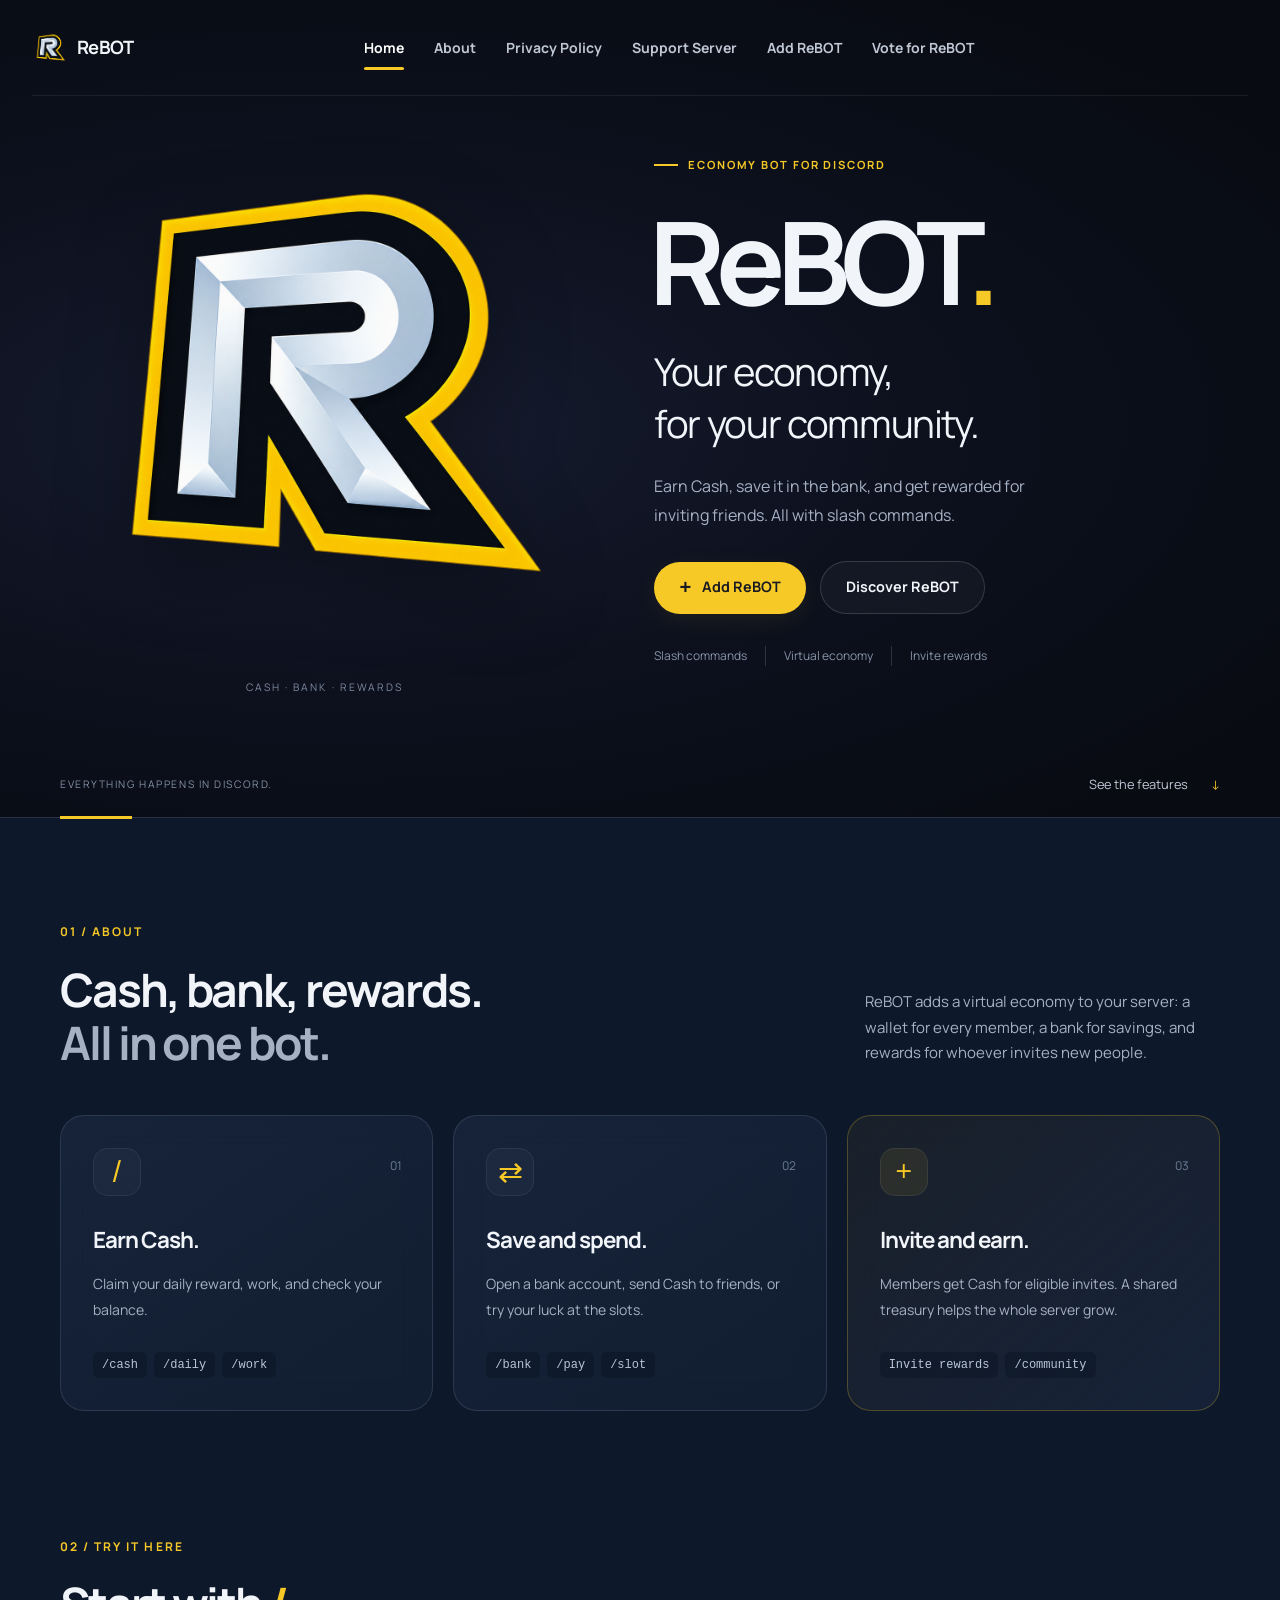
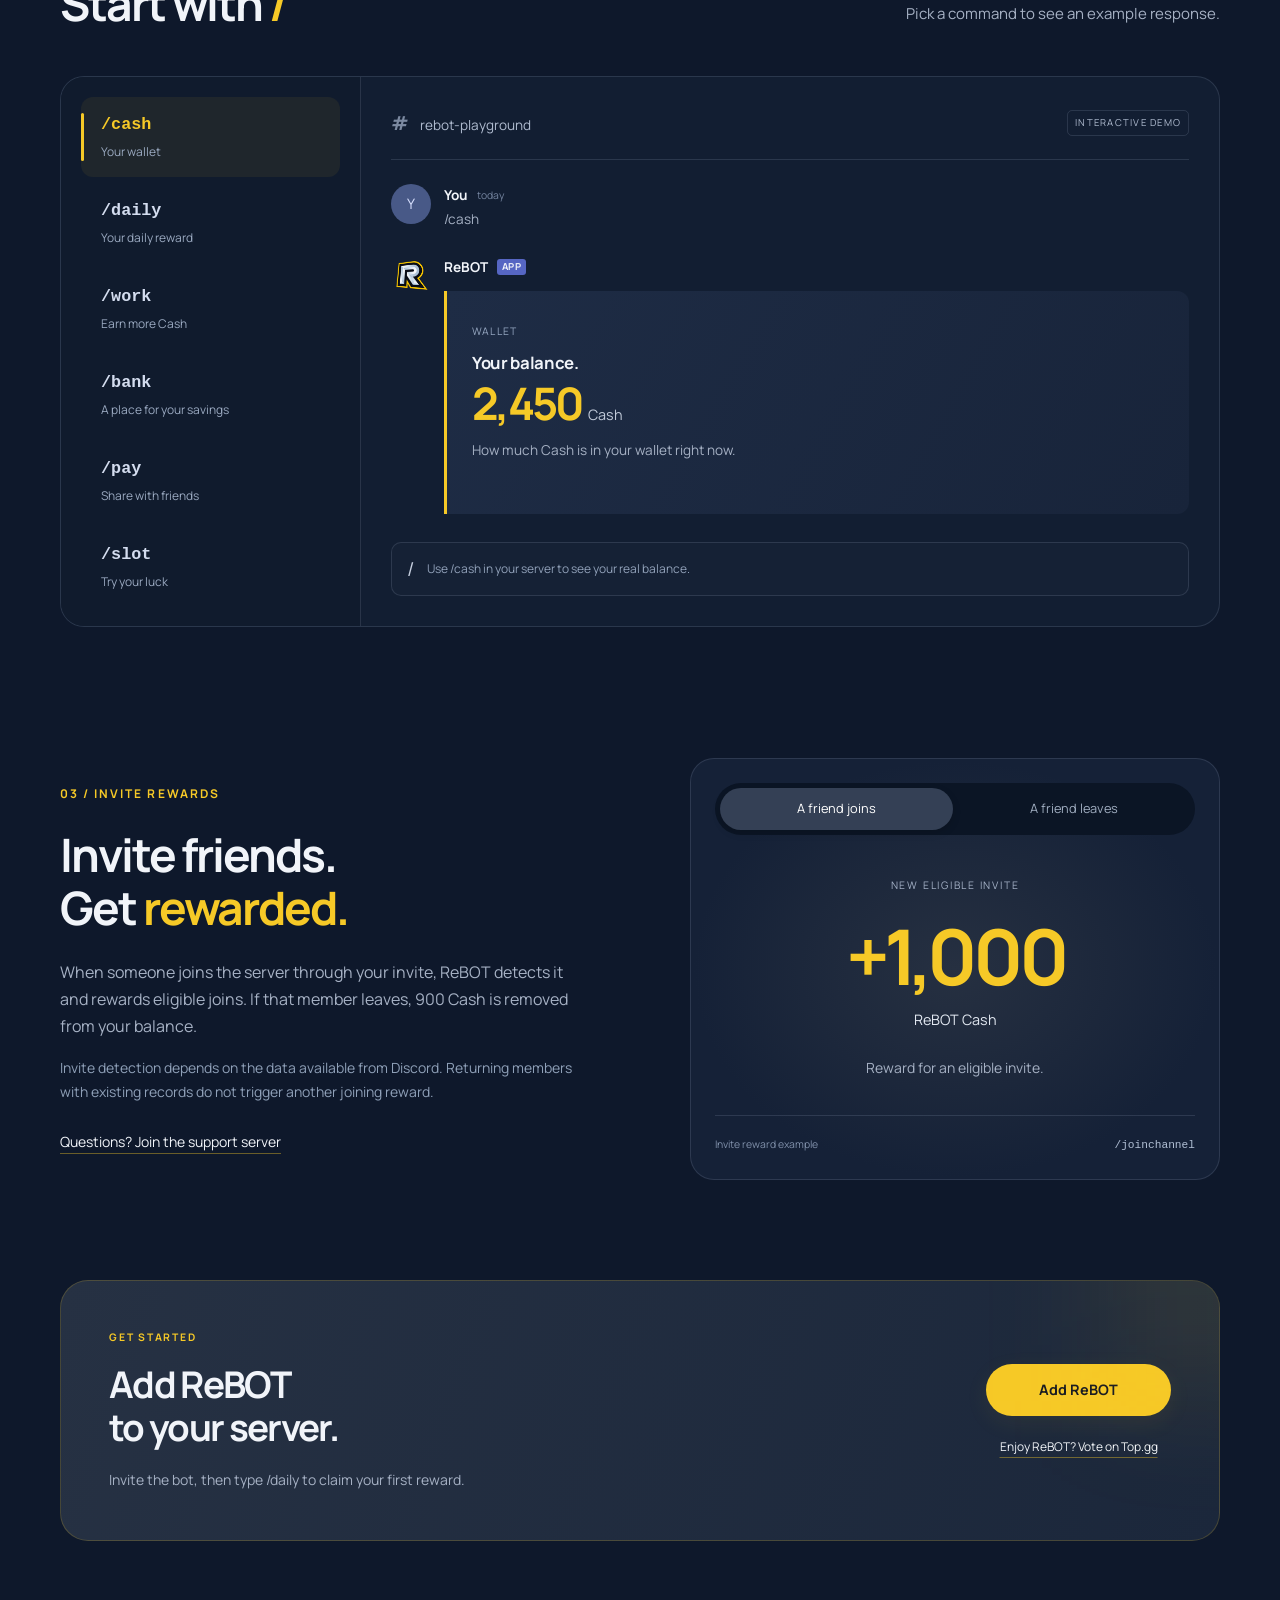
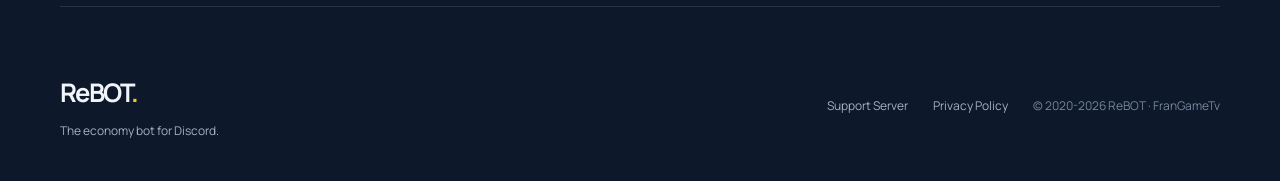
<file: index.html>
<!doctype html>
<html lang="en">
<head>
  <meta charset="utf-8"><meta name="viewport" content="width=device-width, initial-scale=1">
  <title>ReBOT - Your economy, for your community.</title>
  <meta name="description" content="Earn ReBOT Cash, invite friends, and grow your community. The Discord bot with a virtual economy, banking, daily rewards, and invite rewards.">
  <meta name="theme-color" content="#f6c927">
  <link rel="canonical" href="https://frangametv.github.io/ReBOT-Web/">
  <meta property="og:type" content="website"><meta property="og:locale" content="en_US"><meta property="og:site_name" content="ReBOT">
  <meta property="og:title" content="ReBOT - Your economy, for your community.">
  <meta property="og:description" content="Cash, banking, daily rewards, and invite rewards for your Discord server.">
  <meta property="og:url" content="https://frangametv.github.io/ReBOT-Web/">
  <meta property="og:image" content="https://frangametv.github.io/ReBOT-Web/assets/rebot-logo.png"><meta property="og:image:width" content="1254"><meta property="og:image:height" content="1254"><meta property="og:image:alt" content="Silver and yellow ReBOT logo">
  <meta name="twitter:card" content="summary_large_image"><meta name="twitter:title" content="ReBOT - Economy bot for Discord"><meta name="twitter:description" content="Cash, banking, rewards, and invites. All on Discord."><meta name="twitter:image" content="https://frangametv.github.io/ReBOT-Web/assets/rebot-logo.png">
  <link rel="icon" href="assets/rebot-logo.png" type="image/png">
  <link rel="preload" href="assets/manrope-regular.ttf" as="font" type="font/ttf" crossorigin>
  <link rel="stylesheet" href="styles.css"><script src="config.js" defer></script><script src="app.js" defer></script>
</head>
<body>
  <a class="skip-link" href="#main">Skip to content</a>
  <header class="site-header"><div class="nav-shell">
    <a class="brand" href="./" aria-label="ReBOT, homepage"><img src="assets/rebot-logo.png" alt="" width="36" height="36"><span>ReBOT</span></a>
    <button class="menu-toggle" aria-controls="navigation" aria-expanded="false" aria-label="Open menu"><span></span><span></span></button>
    <nav id="navigation" aria-label="Main navigation">
      <a class="active" href="./" aria-current="page">Home</a><a href="#about">About</a><a href="privacy.html">Privacy Policy</a><a href="https://discord.gg/d7ZrMRU" data-link="support" target="_blank" rel="noopener noreferrer">Support Server</a><a href="https://discord.com/oauth2/authorize?client_id=566619930540113920&amp;permissions=19489&amp;scope=bot%20applications.commands" data-link="invite" target="_blank" rel="noopener noreferrer">Add ReBOT</a><a href="https://top.gg/bot/566619930540113920/vote" data-link="vote" target="_blank" rel="noopener noreferrer">Vote for ReBOT</a>
    </nav>
  </div></header>
  <main id="main">
    <section class="hero" aria-labelledby="hero-title"><div class="hero-inner container">
      <div class="logo-stage"><div class="logo-tilt"><img class="hero-logo" src="assets/rebot-logo.png" alt="Three-dimensional ReBOT logo: a silver R with a yellow outline" width="600" height="600" fetchpriority="high"></div><span class="logo-caption">CASH · BANK · REWARDS</span></div>
      <div class="hero-copy"><p class="eyebrow"><span class="tiny-line"></span> ECONOMY BOT FOR DISCORD</p><h1 id="hero-title">ReBOT<span class="title-dot">.</span></h1><p class="hero-subtitle">Your economy,<br>for your community.</p><p class="hero-description">Earn Cash, save it in the bank, and get rewarded for inviting friends. All with slash commands.</p><div class="button-row"><a class="button primary" data-link="invite" href="https://discord.com/oauth2/authorize?client_id=566619930540113920&amp;permissions=19489&amp;scope=bot%20applications.commands" target="_blank" rel="noopener noreferrer"><span class="button-symbol" aria-hidden="true">+</span> Add ReBOT</a><a class="button secondary" href="#about">Discover ReBOT</a></div><div class="hero-tags"><span>Slash commands</span><span>Virtual economy</span><span>Invite rewards</span></div></div>
    </div><div class="hero-bottom container"><span>EVERYTHING HAPPENS IN DISCORD.</span><a href="#about">See the features <span aria-hidden="true">↓</span></a></div></section>
    <div class="section-rule" aria-hidden="true"><span></span></div>
    <section id="about" class="section container"><div class="section-heading reveal"><div><p class="eyebrow">01 / ABOUT</p><h2>Cash, bank, rewards.<br><span class="muted">All in one bot.</span></h2></div><p>ReBOT adds a virtual economy to your server: a wallet for every member, a bank for savings, and rewards for whoever invites new people.</p></div>
      <div class="feature-grid">
        <article class="feature-card reveal"><span class="feature-icon" aria-hidden="true">/</span><span class="card-number">01</span><h3>Earn Cash.</h3><p>Claim your daily reward, work, and check your balance.</p><div class="code-chips"><code>/cash</code><code>/daily</code><code>/work</code></div></article>
        <article class="feature-card reveal"><span class="feature-icon" aria-hidden="true">⇄</span><span class="card-number">02</span><h3>Save and spend.</h3><p>Open a bank account, send Cash to friends, or try your luck at the slots.</p><div class="code-chips"><code>/bank</code><code>/pay</code><code>/slot</code></div></article>
        <article class="feature-card feature-highlight reveal"><span class="feature-icon" aria-hidden="true">+</span><span class="card-number">03</span><h3>Invite and earn.</h3><p>Members get Cash for eligible invites. A shared treasury helps the whole server grow.</p><div class="code-chips"><code>Invite rewards</code><code>/community</code></div></article>
      </div>
    </section>
    <section id="commands" class="section command-section container"><div class="section-heading reveal"><div><p class="eyebrow">02 / TRY IT HERE</p><h2>Start with <span class="yellow">/</span></h2></div><p>Pick a command to see an example response.</p></div>
      <div class="command-playground reveal"><div class="command-picker" role="tablist" aria-label="Explore commands" aria-orientation="vertical">
        <button id="tab-cash" class="command-tab" role="tab" aria-selected="true" aria-controls="command-panel" data-command="cash"><code>/cash</code><span>Your wallet</span></button>
        <button id="tab-daily" class="command-tab" role="tab" aria-selected="false" aria-controls="command-panel" data-command="daily" tabindex="-1"><code>/daily</code><span>Your daily reward</span></button>
        <button id="tab-work" class="command-tab" role="tab" aria-selected="false" aria-controls="command-panel" data-command="work" tabindex="-1"><code>/work</code><span>Earn more Cash</span></button>
        <button id="tab-bank" class="command-tab" role="tab" aria-selected="false" aria-controls="command-panel" data-command="bank" tabindex="-1"><code>/bank</code><span>A place for your savings</span></button>
        <button id="tab-pay" class="command-tab" role="tab" aria-selected="false" aria-controls="command-panel" data-command="pay" tabindex="-1"><code>/pay</code><span>Share with friends</span></button>
        <button id="tab-slot" class="command-tab" role="tab" aria-selected="false" aria-controls="command-panel" data-command="slot" tabindex="-1"><code>/slot</code><span>Try your luck</span></button>
      </div><div id="command-panel" class="discord-demo" role="tabpanel" aria-labelledby="tab-cash" tabindex="0"><div class="demo-top"><span><b>#</b> rebot-playground</span><span class="demo-label">INTERACTIVE DEMO</span></div><div class="demo-message"><span class="demo-avatar">Y</span><div><span class="demo-name">You <small>today</small></span><p id="demo-input">/cash</p></div></div><div class="demo-message bot-message"><img src="assets/rebot-logo.png" alt="" width="40" height="40"><div class="demo-response"><span class="demo-name">ReBOT <span class="app-badge">APP</span></span><div class="response-embed" aria-live="polite"><span id="demo-kicker">WALLET</span><h3 id="demo-title">Your balance.</h3><div id="demo-value" class="demo-value">2,450 <span>Cash</span></div><p id="demo-description">How much Cash is in your wallet right now.</p></div></div></div><div class="demo-bottom"><span class="slash-mark">/</span><span id="demo-hint">Use /cash in your server to see your real balance.</span></div></div></div>
    </section>
    <section class="section container invite-section"><div class="invite-copy reveal"><p class="eyebrow">03 / INVITE REWARDS</p><h2>Invite friends.<br>Get <span class="yellow">rewarded.</span></h2><p>When someone joins the server through your invite, ReBOT detects it and rewards eligible joins. If that member leaves, 900 Cash is removed from your balance.</p><p class="small-text">Invite detection depends on the data available from Discord. Returning members with existing records do not trigger another joining reward.</p><a class="text-link" href="https://discord.gg/d7ZrMRU" data-link="support" target="_blank" rel="noopener noreferrer">Questions? Join the support server</a></div><div class="invite-demo reveal"><div class="segmented" role="group" aria-label="Invite simulation"><button aria-pressed="true" data-event="join">A friend joins</button><button aria-pressed="false" data-event="leave">A friend leaves</button></div><div class="reward-display" aria-live="polite"><span class="reward-caption" id="reward-caption">NEW ELIGIBLE INVITE</span><strong id="reward-number">+1,000</strong><span class="reward-currency">ReBOT Cash</span><p id="reward-detail">Reward for an eligible invite.</p></div><div class="invite-footnote"><span>Invite reward example</span><code id="reward-command">/joinchannel</code></div></div></section>
    <section class="container closing-section reveal"><div><p class="eyebrow">GET STARTED</p><h2>Add ReBOT<br>to your server.</h2><p>Invite the bot, then type /daily to claim your first reward.</p></div><div class="closing-actions"><a class="button primary" data-link="invite" href="https://discord.com/oauth2/authorize?client_id=566619930540113920&amp;permissions=19489&amp;scope=bot%20applications.commands" target="_blank" rel="noopener noreferrer">Add ReBOT</a><a class="text-link" data-link="vote" href="https://top.gg/bot/566619930540113920/vote" target="_blank" rel="noopener noreferrer">Enjoy ReBOT? Vote on Top.gg</a></div></section>
  </main>
  <footer class="site-footer container"><div><a class="footer-brand" href="./">ReBOT<span>.</span></a><p>The economy bot for Discord.</p></div><div class="footer-links"><a href="https://discord.gg/d7ZrMRU" data-link="support" target="_blank" rel="noopener noreferrer">Support Server</a><a href="privacy.html">Privacy Policy</a><span>© 2020-<span data-year>2026</span> ReBOT · FranGameTv</span></div></footer>
</body>
</html>
</file>
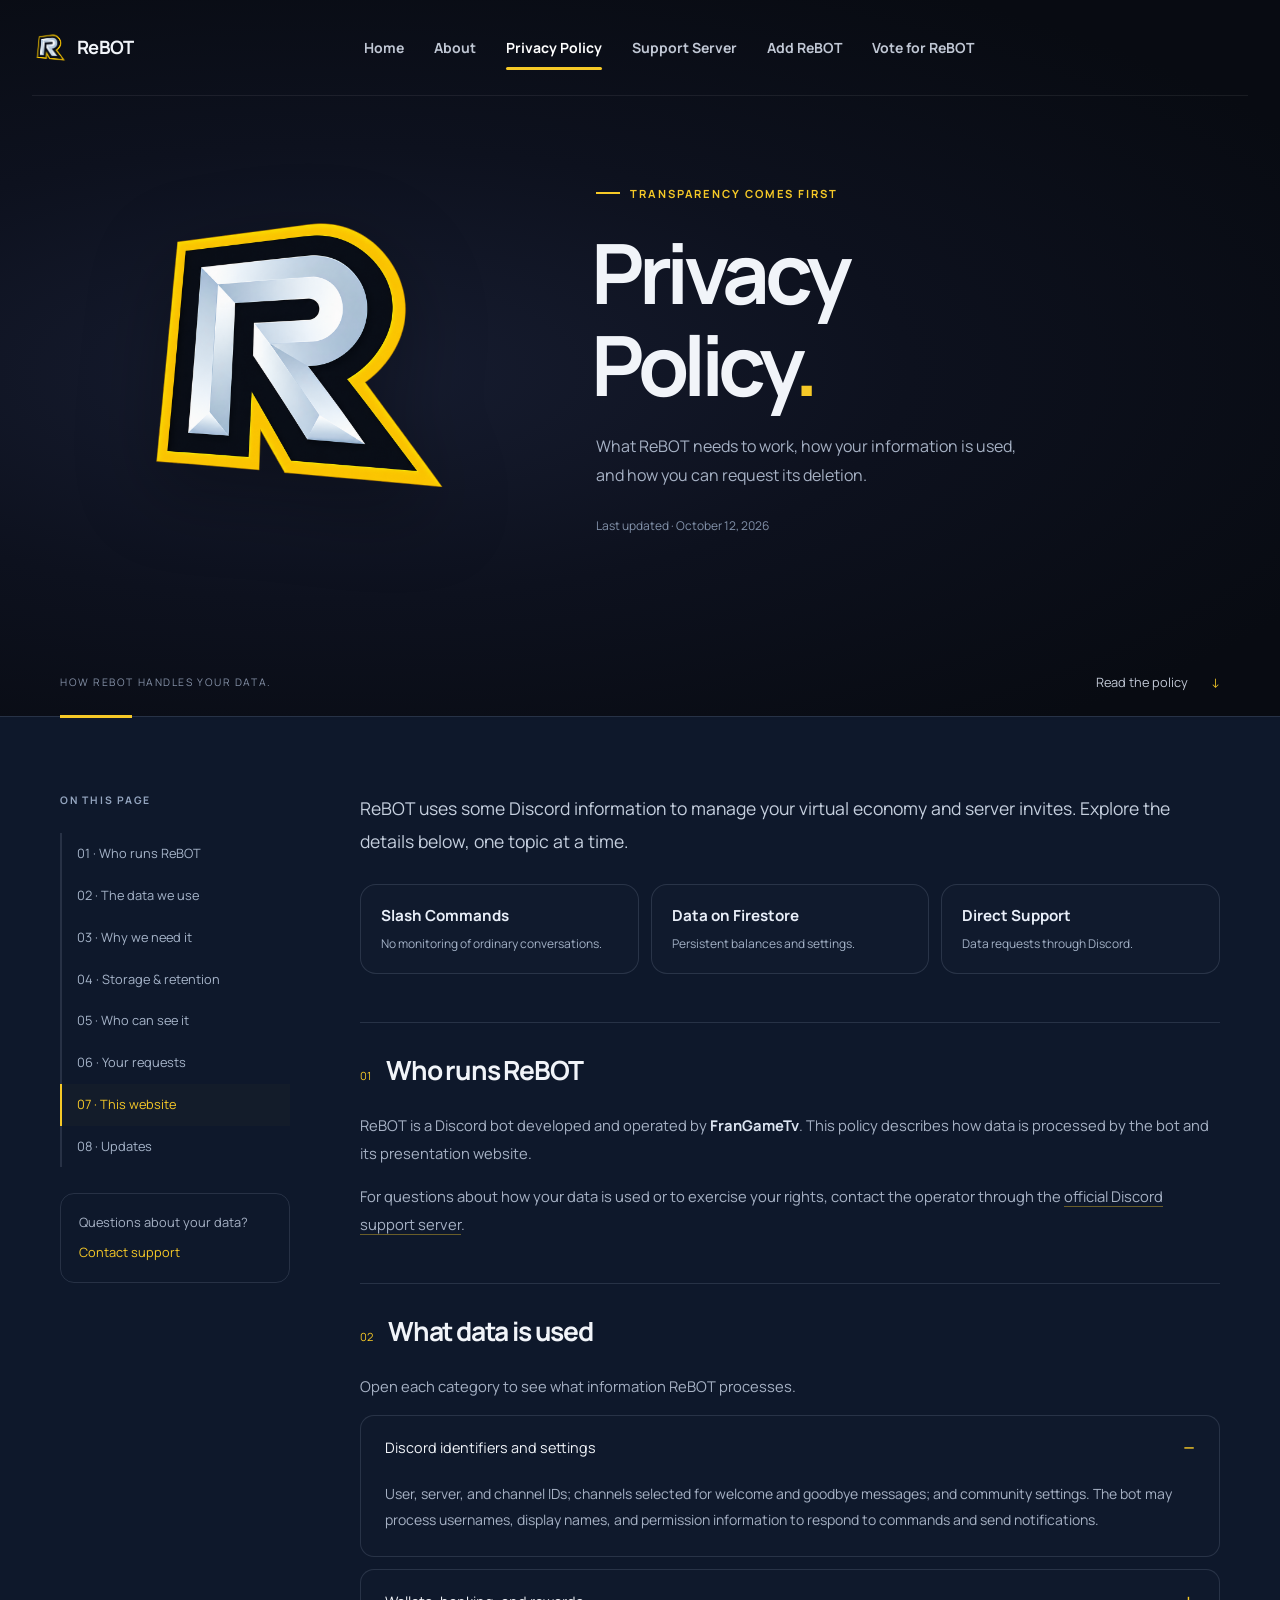
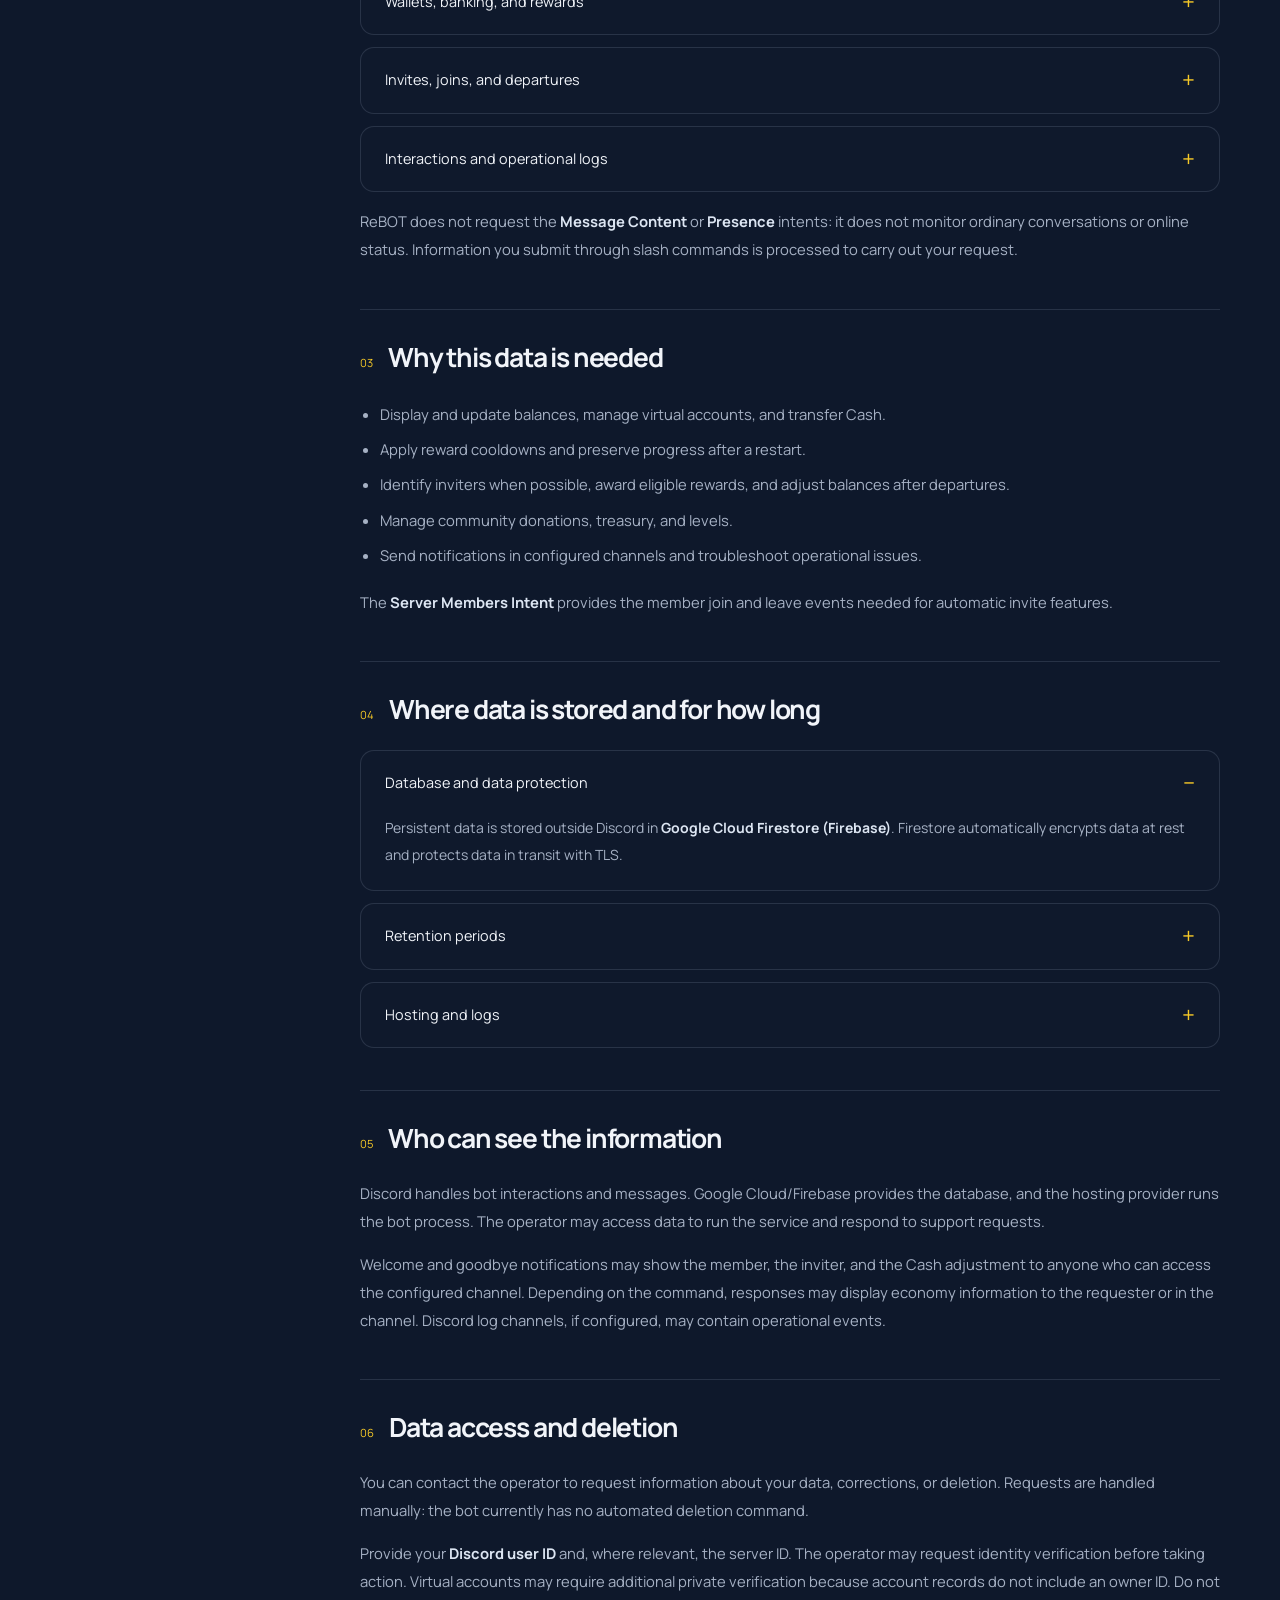
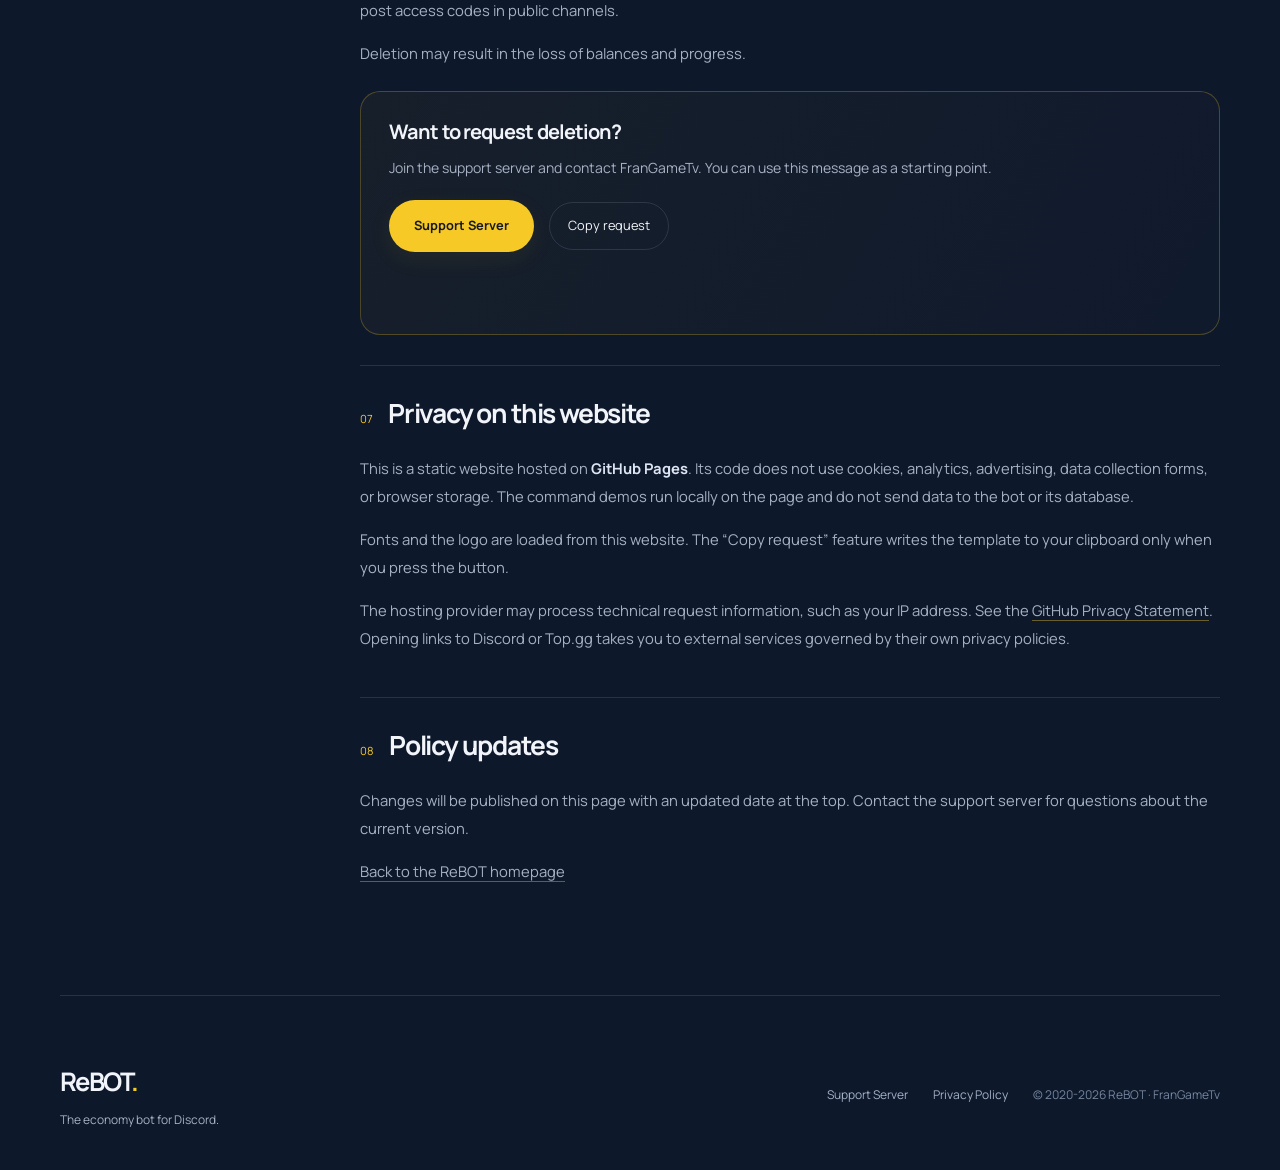
<file: privacy.html>
<!doctype html>
<html lang="en">
<head>
  <meta charset="utf-8"><meta name="viewport" content="width=device-width, initial-scale=1">
  <title>Privacy Policy - ReBOT</title>
  <meta name="description" content="What data ReBOT uses, why it stores it, and how to request deletion. The privacy policy for the bot and its website.">
  <meta name="theme-color" content="#f6c927"><link rel="canonical" href="https://frangametv.github.io/ReBOT-Web/privacy.html">
  <meta property="og:type" content="website"><meta property="og:locale" content="en_US"><meta property="og:site_name" content="ReBOT"><meta property="og:title" content="Privacy Policy - ReBOT"><meta property="og:description" content="Your data, clearly explained. Learn how ReBOT uses it and how to request deletion."><meta property="og:url" content="https://frangametv.github.io/ReBOT-Web/privacy.html"><meta property="og:image" content="https://frangametv.github.io/ReBOT-Web/assets/rebot-logo.png"><meta property="og:image:width" content="1254"><meta property="og:image:height" content="1254"><meta property="og:image:alt" content="ReBOT logo">
  <meta name="twitter:card" content="summary_large_image"><meta name="twitter:title" content="Privacy Policy - ReBOT"><meta name="twitter:description" content="Data, purposes, retention, and deletion requests."><meta name="twitter:image" content="https://frangametv.github.io/ReBOT-Web/assets/rebot-logo.png">
  <link rel="icon" href="assets/rebot-logo.png" type="image/png"><link rel="stylesheet" href="styles.css"><script src="config.js" defer></script><script src="app.js" defer></script>
</head>
<body>
  <a class="skip-link" href="#main">Skip to content</a>
  <header class="site-header"><div class="nav-shell"><a class="brand" href="./" aria-label="ReBOT, homepage"><img src="assets/rebot-logo.png" alt="" width="36" height="36"><span>ReBOT</span></a><button class="menu-toggle" aria-controls="navigation" aria-expanded="false" aria-label="Open menu"><span></span><span></span></button><nav id="navigation" aria-label="Main navigation"><a href="./">Home</a><a href="./#about">About</a><a class="active" href="privacy.html" aria-current="page">Privacy Policy</a><a href="https://discord.gg/d7ZrMRU" data-link="support" target="_blank" rel="noopener noreferrer">Support Server</a><a href="https://discord.com/oauth2/authorize?client_id=566619930540113920&amp;permissions=19489&amp;scope=bot%20applications.commands" data-link="invite" target="_blank" rel="noopener noreferrer">Add ReBOT</a><a href="https://top.gg/bot/566619930540113920/vote" data-link="vote" target="_blank" rel="noopener noreferrer">Vote for ReBOT</a></nav></div></header>
  <main id="main">
    <section class="hero privacy-hero" aria-labelledby="privacy-title"><div class="hero-inner container"><div class="logo-stage"><div class="logo-tilt"><img class="hero-logo" src="assets/rebot-logo.png" alt="ReBOT logo" width="600" height="600" fetchpriority="high"></div></div><div class="hero-copy"><p class="eyebrow"><span class="tiny-line"></span> TRANSPARENCY COMES FIRST</p><h1 id="privacy-title">Privacy<br>Policy<span class="title-dot">.</span></h1><p class="hero-description">What ReBOT needs to work, how your information is used, and how you can request its deletion.</p><p class="policy-meta">Last updated · October 12, 2026</p></div></div><div class="hero-bottom container"><span>HOW REBOT HANDLES YOUR DATA.</span><a href="#policy">Read the policy <span aria-hidden="true">↓</span></a></div></section><div class="section-rule" aria-hidden="true"><span></span></div>
    <div class="privacy-layout container" id="policy"><aside class="policy-nav" aria-label="Privacy policy contents"><p class="eyebrow">ON THIS PAGE</p><div><a href="#overview" class="current">01 · Who runs ReBOT</a><a href="#data">02 · The data we use</a><a href="#purpose">03 · Why we need it</a><a href="#storage">04 · Storage & retention</a><a href="#sharing">05 · Who can see it</a><a href="#rights">06 · Your requests</a><a href="#website">07 · This website</a><a href="#changes">08 · Updates</a></div><div class="policy-contact"><p>Questions about your data?</p><a href="https://discord.gg/d7ZrMRU" data-link="support" target="_blank" rel="noopener noreferrer">Contact support</a></div></aside>
    <article class="policy-content"><p class="policy-intro">ReBOT uses some Discord information to manage your virtual economy and server invites. Explore the details below, one topic at a time.</p>
      
      <div class="policy-summary"><div><strong>Slash Commands</strong><span>No monitoring of ordinary conversations.</span></div><div><strong>Data on Firestore</strong><span>Persistent balances and settings.</span></div><div><strong>Direct Support</strong><span>Data requests through Discord.</span></div></div>
      <section id="overview" class="policy-section"><h2><span>01</span> Who runs ReBOT</h2><p>ReBOT is a Discord bot developed and operated by <strong>FranGameTv</strong>. This policy describes how data is processed by the bot and its presentation website.</p><p>For questions about how your data is used or to exercise your rights, contact the operator through the <a href="https://discord.gg/d7ZrMRU" data-link="support" target="_blank" rel="noopener noreferrer">official Discord support server</a>.</p></section>
      <section id="data" class="policy-section"><h2><span>02</span> What data is used</h2><p>Open each category to see what information ReBOT processes.</p>
        <details open><summary>Discord identifiers and settings</summary><p>User, server, and channel IDs; channels selected for welcome and goodbye messages; and community settings. The bot may process usernames, display names, and permission information to respond to commands and send notifications.</p></details>
        <details><summary>Wallets, banking, and rewards</summary><p>Virtual currency balances, virtual account identifiers and balances, timestamps of the most recent daily and work rewards, and the community treasury and level. ReBOT accounts are game records, not real bank accounts. Virtual account identifiers provide access to those accounts and should not be shared publicly.</p></details>
        <details><summary>Invites, joins, and departures</summary><p>Invite codes and usage counts are compared in memory. When possible, the bot stores the inviter ID associated with a member in the database. Join and leave events trigger rewards, balance adjustments, and notifications.</p></details>
        <details><summary>Interactions and operational logs</summary><p>ReBOT receives slash commands and the parameters needed to execute them. The process may log usernames, user IDs, command names, server information, and join and leave events.</p></details>
        <p>ReBOT does not request the <strong>Message Content</strong> or <strong>Presence</strong> intents: it does not monitor ordinary conversations or online status. Information you submit through slash commands is processed to carry out your request.</p>
      </section>
      <section id="purpose" class="policy-section"><h2><span>03</span> Why this data is needed</h2><ul><li>Display and update balances, manage virtual accounts, and transfer Cash.</li><li>Apply reward cooldowns and preserve progress after a restart.</li><li>Identify inviters when possible, award eligible rewards, and adjust balances after departures.</li><li>Manage community donations, treasury, and levels.</li><li>Send notifications in configured channels and troubleshoot operational issues.</li></ul><p>The <strong>Server Members Intent</strong> provides the member join and leave events needed for automatic invite features.</p></section>
      <section id="storage" class="policy-section"><h2><span>04</span> Where data is stored and for how long</h2><details open><summary>Database and data protection</summary><p>Persistent data is stored outside Discord in <strong>Google Cloud Firestore (Firebase)</strong>. Firestore automatically encrypts data at rest and protects data in transit with TLS.</p></details><details><summary>Retention periods</summary><p>The current version of the bot does not automatically delete records within 30 days. Balances, settings, and inviter associations may be retained beyond that period. Leaving a server or removing the bot does not automatically delete data.</p></details><details><summary>Hosting and logs</summary><p>This project uses Fly.io as the hosting provider for the bot process, but this is subject to change. Operational messages from the bot process, such as command names, usernames, user IDs, and join and leave events, are written to the hosting provider's console logs.</p></details></section>
      <section id="sharing" class="policy-section"><h2><span>05</span> Who can see the information</h2><p>Discord handles bot interactions and messages. Google Cloud/Firebase provides the database, and the hosting provider runs the bot process. The operator may access data to run the service and respond to support requests.</p><p>Welcome and goodbye notifications may show the member, the inviter, and the Cash adjustment to anyone who can access the configured channel. Depending on the command, responses may display economy information to the requester or in the channel. Discord log channels, if configured, may contain operational events.</p></section>
      <section id="rights" class="policy-section"><h2><span>06</span> Data access and deletion</h2><p>You can contact the operator to request information about your data, corrections, or deletion. Requests are handled manually: the bot currently has no automated deletion command.</p><p>Provide your <strong>Discord user ID</strong> and, where relevant, the server ID. The operator may request identity verification before taking action. Virtual accounts may require additional private verification because account records do not include an owner ID. Do not post access codes in public channels.</p><p>Deletion may result in the loss of balances and progress.</p><div class="deletion-card"><h3>Want to request deletion?</h3><p>Join the support server and contact FranGameTv. You can use this message as a starting point.</p><div class="policy-actions"><a class="button primary" href="https://discord.gg/d7ZrMRU" data-link="support" target="_blank" rel="noopener noreferrer">Support Server</a><button class="copy-request" type="button">Copy request</button></div><p class="copy-status" role="status" aria-live="polite"></p><pre class="request-template" hidden>Hello, I would like to request deletion of my ReBOT data.
Discord user ID: [your ID]
Server ID, if relevant: [server ID]
Please let me know how to verify this request and confirm when it has been completed.</pre></div></section>
      <section id="website" class="policy-section"><h2><span>07</span> Privacy on this website</h2><p>This is a static website hosted on <strong>GitHub Pages</strong>. Its code does not use cookies, analytics, advertising, data collection forms, or browser storage. The command demos run locally on the page and do not send data to the bot or its database.</p><p>Fonts and the logo are loaded from this website. The “Copy request” feature writes the template to your clipboard only when you press the button.</p><p>The hosting provider may process technical request information, such as your IP address. See the <a href="https://docs.github.com/en/site-policy/privacy-policies/github-general-privacy-statement" target="_blank" rel="noopener noreferrer">GitHub Privacy Statement</a>. Opening links to Discord or Top.gg takes you to external services governed by their own privacy policies.</p></section>
      <section id="changes" class="policy-section"><h2><span>08</span> Policy updates</h2><p>Changes will be published on this page with an updated date at the top. Contact the support server for questions about the current version.</p><p><a href="./">Back to the ReBOT homepage</a></p></section>
    </article></div>
  </main>
  <footer class="site-footer container"><div><a class="footer-brand" href="./">ReBOT<span>.</span></a><p>The economy bot for Discord.</p></div><div class="footer-links"><a href="https://discord.gg/d7ZrMRU" data-link="support" target="_blank" rel="noopener noreferrer">Support Server</a><a href="privacy.html" aria-current="page">Privacy Policy</a><span>© 2020-<span data-year>2026</span> ReBOT · FranGameTv</span></div></footer>
</body>
</html>
</file>
<file: styles.css>
@font-face{font-family:Manrope;src:url('assets/manrope-regular.ttf') format('truetype');font-weight:400 500;font-display:swap}@font-face{font-family:Manrope;src:url('assets/manrope-bold.ttf') format('truetype');font-weight:600 800;font-display:swap}
:root{--bg:#0e182b;--hero:#0a0d17;--surface:#162238;--surface-high:#1c2940;--ink:#f1f4f9;--muted:#a6b1c4;--yellow:#f6c927;--line:rgba(193,207,235,.14);--radius:24px;--font:Manrope,'Segoe UI',sans-serif;color-scheme:dark}
*{box-sizing:border-box}html{scroll-behavior:smooth;scroll-padding-top:110px}body{margin:0;background:var(--bg);color:var(--ink);font-family:var(--font);font-size:16px;line-height:1.7}a{color:inherit;text-decoration:none}button{font:inherit;color:inherit;cursor:pointer}button,a{-webkit-tap-highlight-color:transparent}button{border:0}button:focus-visible,a:focus-visible,summary:focus-visible,[tabindex="0"]:focus-visible{outline:3px solid var(--yellow);outline-offset:6px}img{display:block;max-width:100%}h1,h2,h3,p{margin:0}h1,h2,h3{line-height:1.16;letter-spacing:-.045em}h2{font-size:clamp(2rem,3.6vw,3.2rem);font-weight:700}h3{font-size:1.5rem}p{color:var(--muted)}code{font-family:Consolas,monospace;font-size:.9rem}.container{width:min(1160px,calc(100% - 96px));margin-inline:auto}.yellow{color:var(--yellow)}.muted{color:var(--muted)}.eyebrow{font-size:.75rem;font-weight:700;letter-spacing:.17em;color:var(--yellow);margin-bottom:24px}.small-text{font-size:.875rem}.skip-link{position:fixed;top:-100px;left:16px;z-index:99;background:var(--yellow);color:#111;padding:10px 20px;border-radius:12px}.skip-link:focus{top:15px}
.site-header{position:absolute;inset:0 0 auto;z-index:10}.nav-shell{width:min(1376px,calc(100% - 64px));min-height:96px;margin:auto;display:flex;align-items:center;gap:36px;border-bottom:1px solid rgba(255,255,255,.07)}.brand{display:flex;align-items:center;gap:9px;font-weight:700;font-size:1.15rem;letter-spacing:-.04em}.brand img{border-radius:8px}.site-header nav{display:flex;align-items:center;justify-content:center;gap:30px;margin:auto;padding-right:80px}.site-header nav a{position:relative;font-size:.875rem;font-weight:600;white-space:nowrap;padding:14px 0;color:#c0c7d4;transition:color .2s}.site-header nav a::after{content:'';position:absolute;bottom:3px;left:0;width:100%;height:3px;background:var(--yellow);border-radius:5px;transform:scaleX(0);transform-origin:center;transition:transform .2s}.site-header nav a:hover,.site-header nav a.active{color:#fff}.site-header nav a:hover::after,.site-header nav a:focus-visible::after,.site-header nav a.active::after{transform:scaleX(1)}.menu-toggle{display:none}
.hero{background:radial-gradient(ellipse at 26% 52%,#171d31 0%,#0d111e 43%,#080b12 85%);overflow:hidden;position:relative}.hero-inner{min-height:738px;padding-top:125px;padding-bottom:55px;display:grid;grid-template-columns:1fr 1.07fr;align-items:center;gap:65px}.logo-stage{position:relative;perspective:1000px;text-align:center}.logo-tilt{transform-style:preserve-3d;transition:transform .15s ease-out;will-change:transform}.hero-logo{width:100%;height:auto;aspect-ratio:1;object-fit:contain;filter:drop-shadow(0 24px 40px #0005)}.logo-caption{display:block;font-size:.65rem;letter-spacing:.2em;color:#7e8a9f;margin-top:25px}.hero-copy .eyebrow{display:flex;gap:10px;align-items:center;font-size:.7rem}.tiny-line{display:inline-block;width:24px;height:2px;background:var(--yellow)}.hero h1{font-size:clamp(5rem,9vw,8rem);letter-spacing:-.075em;font-weight:700;line-height:1.1;margin-left:-5px;margin-bottom:21px}.title-dot{color:var(--yellow)}.hero-subtitle{font-size:clamp(1.7rem,3vw,2.5rem);font-weight:500;color:var(--ink);line-height:1.35;letter-spacing:-.035em}.hero-description{max-width:420px;margin-top:22px;font-size:1rem;line-height:1.8}.button-row{display:flex;flex-wrap:wrap;align-items:center;gap:14px;margin-top:32px}.button{display:inline-flex;justify-content:center;align-items:center;gap:10px;min-height:52px;padding:13px 25px;border-radius:100px;font-size:.9rem;font-weight:700;transition:background .2s,transform .2s,box-shadow .2s}.button:hover{transform:translateY(-3px)}.primary{background:var(--yellow);color:#171a22;box-shadow:0 7px 24px #f6c92712}.primary:hover{background:#ffdb54;box-shadow:0 8px 30px #f6c92726}.secondary{background:#ffffff09;backdrop-filter:blur(16px);border:1px solid #ffffff26}.secondary:hover{background:#ffffff15}.button-symbol{font-size:1.4rem;line-height:1}.hero-tags{display:flex;gap:18px;margin-top:32px;font-size:.75rem;color:#8894a9}.hero-tags span+span{border-left:1px solid #ffffff25;padding-left:18px}.hero-bottom{display:flex;justify-content:space-between;align-items:center;padding-block:22px;color:#8591a7;font-size:.65rem;letter-spacing:.15em}.hero-bottom a{font-size:.8rem;letter-spacing:0;color:#c0c7d4}.hero-bottom a span{margin-left:20px;color:var(--yellow)}.section-rule{height:1px;background:var(--line);position:relative}.section-rule span{position:absolute;left:calc((100% - min(1160px,100% - 96px))/2);top:-1px;background:var(--yellow);width:72px;height:3px}
.section{padding-top:104px;padding-bottom:16px;scroll-margin-top:30px}.section-heading{display:flex;justify-content:space-between;gap:40px;align-items:flex-end;margin-bottom:45px}.section-heading>p{max-width:355px;font-size:.94rem;margin-bottom:4px}.section-heading .eyebrow{margin-bottom:20px}.feature-grid{display:grid;grid-template-columns:repeat(3,1fr);gap:20px}.feature-card{padding:32px;position:relative;background:linear-gradient(145deg,#1b2940aa,#142035aa);border:1px solid var(--line);border-radius:var(--radius);backdrop-filter:blur(16px);transition:transform .25s,border-color .25s}.feature-card:hover{transform:translateY(-6px);border-color:#f6c92766}.feature-icon{display:flex;align-items:center;justify-content:center;width:48px;height:48px;border-radius:15px;background:#ffffff08;border:1px solid #ffffff12;font-size:1.9rem;color:var(--yellow);margin-bottom:29px;line-height:1}.card-number{position:absolute;top:40px;right:30px;color:#6d7d96;font-size:.75rem}.feature-card h3{line-height:1.3;font-size:1.4rem;margin-bottom:17px}.feature-card p{font-size:.875rem;line-height:1.85}.code-chips{display:flex;gap:7px;flex-wrap:wrap;margin-top:29px}.code-chips code{padding:3px 9px;background:#0a142580;color:#b9c5d9;border-radius:6px;font-size:.75rem}.feature-highlight{background:linear-gradient(140deg,#f6c9270d,#162238);border-color:#f6c92740}.feature-highlight .feature-icon{background:#f6c92715}.command-section{padding-top:110px}.command-playground{display:grid;grid-template-columns:300px 1fr;border:1px solid var(--line);border-radius:var(--radius);overflow:hidden;background:#121e32}.command-picker{display:flex;flex-direction:column;gap:6px;padding:20px;border-right:1px solid var(--line);background:#101b2d}.command-tab{text-align:left;display:flex;flex-direction:column;gap:3px;padding:14px 20px;border-radius:12px;background:transparent;transition:background .2s;position:relative}.command-tab:hover{background:#ffffff06}.command-tab[aria-selected="true"]{background:#f6c92710}.command-tab[aria-selected="true"]::before{content:'';position:absolute;left:0;top:20%;height:60%;width:3px;border-radius:5px;background:var(--yellow)}.command-tab code{font-size:1.05rem;font-weight:700;color:#d4ddef}.command-tab[aria-selected="true"] code{color:var(--yellow)}.command-tab span{color:#9aa9c0;font-size:.75rem}.discord-demo{padding:30px;display:flex;flex-direction:column;min-width:0}.demo-top{display:flex;justify-content:space-between;gap:12px;border-bottom:1px solid var(--line);padding-bottom:20px;margin-bottom:24px;font-size:.85rem;color:#b0bcd0}.demo-top b{font-size:1.2rem;margin-right:8px;color:#7c8aa1}.demo-label{font-size:.6rem;letter-spacing:.13em;border:1px solid var(--line);border-radius:5px;padding:4px 7px;align-self:center}.demo-message{display:flex;gap:13px;margin-bottom:25px;align-items:flex-start}.demo-avatar{width:40px;height:40px;border-radius:50%;background:#485987;color:#d9e1ff;display:grid;place-items:center;font-size:.9rem}.demo-name{font-size:.85rem;font-weight:700;display:flex;align-items:center;gap:9px}.demo-name small{font-size:.65rem;color:#74849f;font-weight:400}.demo-message p{font-size:.85rem}.demo-message>img{border-radius:12px;flex-shrink:0}.demo-response{width:100%;min-width:0}.app-badge{font-size:.6rem;background:#5666c3;padding:0 5px;border-radius:3px;letter-spacing:.04em}.response-embed{margin-top:12px;border-left:3px solid var(--yellow);background:linear-gradient(120deg,#1e2c45,#18243a);padding:25px;border-radius:0 12px 12px 0;min-height:223px}.response-embed>span{font-size:.65rem;letter-spacing:.12em;color:#96a7c1}.response-embed h3{font-size:1.05rem;letter-spacing:-.02em;margin-top:10px}.demo-value{font-size:2.8rem;font-weight:700;letter-spacing:-.06em;color:var(--yellow);line-height:1.4}.demo-value span{font-size:.9rem;letter-spacing:0;font-weight:400;color:#c2cbda}.response-embed p{font-size:.85rem;margin-top:4px;line-height:1.7}.demo-bottom{display:flex;align-items:center;gap:13px;background:#ffffff04;border:1px solid var(--line);border-radius:10px;padding:10px 15px;margin-top:auto;color:#91a1b9;font-size:.75rem}.slash-mark{font-size:1.2rem;color:#c6cfdf}.invite-section{display:grid;grid-template-columns:1fr 1fr;gap:100px;align-items:center;padding-top:115px;padding-bottom:100px}.invite-copy>p:not(.eyebrow){margin-top:24px}.invite-copy>p.small-text{margin-top:16px;color:#8fa0b8}.text-link{display:inline-block;font-size:.875rem;text-decoration:underline;text-decoration-color:#f6c92766;text-underline-offset:6px;transition:color .2s}.text-link:hover{color:var(--yellow)}.invite-copy .text-link{margin-top:26px}.invite-demo{border:1px solid var(--line);border-radius:var(--radius);background:radial-gradient(ellipse at 50% 50%,#263041,#152137 70%);padding:24px}.segmented{display:flex;background:#0b1525;border-radius:100px;padding:5px;gap:4px}.segmented button{padding:10px 15px;border-radius:100px;background:transparent;flex:1;font-size:.8rem;color:#9facbf;transition:all .2s}.segmented button[aria-pressed="true"]{background:#344055;color:#fff;box-shadow:0 3px 8px #0002}.reward-display{text-align:center;padding:35px 0}.reward-caption{font-size:.65rem;letter-spacing:.17em;color:#a4b1c6}.reward-display strong{display:block;font-size:clamp(3.5rem,6vw,5rem);color:var(--yellow);letter-spacing:-.07em;line-height:1.3;margin-top:9px}.reward-display.is-leave strong{color:#f2aa86}.reward-currency{font-size:.9rem;color:#e2e8f1}.reward-display p{font-size:.875rem;margin-top:23px}.invite-footnote{display:flex;justify-content:space-between;gap:10px;border-top:1px solid var(--line);padding-top:20px;font-size:.65rem;color:#8191ab}.invite-footnote code{font-size:.7rem;color:#b1bfd4}.closing-section{border:1px solid #f6c92730;border-radius:28px;background:linear-gradient(110deg,#263143,#1b273b);padding:48px;display:flex;align-items:center;justify-content:space-between;gap:40px;position:relative;overflow:hidden}.closing-section:before{content:'';position:absolute;width:250px;height:250px;right:-130px;top:-130px;background:#f6c92715;filter:blur(60px);pointer-events:none}.closing-section .eyebrow{font-size:.65rem;margin-bottom:16px}.closing-section h2{font-size:2.3rem}.closing-section p:not(.eyebrow){font-size:.875rem;margin-top:20px}.closing-actions{display:flex;flex-direction:column;align-items:center;gap:21px;flex-shrink:0}.closing-actions .button{min-width:185px}.closing-actions .text-link{font-size:.75rem}.site-footer{display:flex;justify-content:space-between;align-items:center;gap:30px;padding-top:64px;padding-bottom:40px;margin-top:65px;border-top:1px solid var(--line)}.footer-brand{font-size:1.6rem;font-weight:700;letter-spacing:-.06em}.footer-brand span{color:var(--yellow)}.site-footer p{font-size:.75rem;margin-top:6px}.footer-links{display:flex;gap:25px;align-items:center;flex-wrap:wrap;font-size:.75rem;color:#a3b1c8}.footer-links>a:hover{color:var(--yellow)}.footer-links>span{color:#74869f}.reveal{opacity:1;transform:none}.motion-ready .reveal{opacity:0;transform:translateY(16px);transition:opacity .6s,transform .6s}.motion-ready .reveal.visible{opacity:1;transform:none}
.privacy-hero .hero-inner{min-height:650px;grid-template-columns:.85fr 1.15fr;gap:75px}.privacy-hero .logo-stage{max-width:370px;justify-self:center}.privacy-hero h1{font-size:clamp(3.5rem,6.5vw,6rem);letter-spacing:-.065em}.privacy-hero .hero-subtitle{font-size:1.6rem}.policy-meta{font-size:.75rem;margin-top:26px;color:#8392aa}.privacy-layout{display:grid;grid-template-columns:230px 1fr;gap:70px;padding-top:75px;align-items:start}.policy-nav{position:sticky;top:32px}.policy-nav .eyebrow{font-size:.65rem;color:#94a5bf}.policy-nav a{display:block;font-size:.8rem;color:#a6b4c9;padding:10px 15px;border-left:2px solid var(--line);transition:all .2s}.policy-nav a:hover,.policy-nav a.current{border-color:var(--yellow);color:var(--yellow);background:#f6c92706}.policy-nav .policy-contact{margin-top:26px;border:1px solid var(--line);padding:18px;border-radius:14px}.policy-contact p{font-size:.8rem}.policy-contact a{border:0;padding:8px 0 0;color:var(--yellow)}.policy-content{min-width:0}.policy-intro{font-size:1.1rem;line-height:1.9;color:#c5cfde;margin-bottom:25px}.policy-note{border:1px solid #f6c92736;border-radius:14px;background:#f6c92708;padding:18px 22px;color:#d9ceb0;font-size:.8rem;margin-bottom:35px}.policy-summary{display:grid;grid-template-columns:repeat(3,1fr);gap:12px;margin-bottom:48px}.policy-summary div{border:1px solid var(--line);border-radius:16px;padding:20px;background:#ffffff03}.policy-summary strong{display:block;font-size:.95rem;color:#e9eff9;line-height:1.5;margin-bottom:8px}.policy-summary span{font-size:.75rem;color:#a3b1c6;line-height:1.5;display:block}.policy-section{scroll-margin-top:35px;padding-block:30px;border-top:1px solid var(--line)}.policy-section h2{font-size:1.65rem;margin-bottom:22px;line-height:1.35;display:flex;gap:15px;align-items:baseline}.policy-section h2>span{font-size:.7rem;color:var(--yellow);font-weight:400;letter-spacing:0}.policy-section>p{font-size:.925rem;line-height:1.9;margin-block:15px}.policy-section ul{color:#a6b1c4;font-size:.925rem;padding-left:20px}.policy-section li{padding:5px 0}.policy-section strong{color:#dce5f2;font-weight:700}.policy-section details{border:1px solid var(--line);border-radius:14px;margin-block:12px;background:#ffffff02;overflow:hidden}.policy-section summary{cursor:pointer;list-style:none;padding:20px 24px;font-size:.9rem;display:flex;justify-content:space-between;gap:20px;align-items:center}.policy-section summary::-webkit-details-marker{display:none}.policy-section summary:after{content:'+';color:var(--yellow);font-size:1.4rem;line-height:1}.policy-section details[open] summary:after{content:'−'}.policy-section details p{padding:0 24px 22px;font-size:.875rem;line-height:1.9}.policy-section a:not(.button){text-decoration:underline;text-underline-offset:4px;text-decoration-color:#f6c92766}.deletion-card{padding:28px;border:1px solid #f6c92740;border-radius:20px;background:linear-gradient(120deg,#f6c9270a,#ffffff03);margin-top:24px}.deletion-card h3{font-size:1.25rem;margin-bottom:12px}.deletion-card p{font-size:.875rem;line-height:1.8;margin-bottom:20px}.deletion-card .button{font-size:.8rem}.policy-actions{display:flex;gap:15px;flex-wrap:wrap;align-items:center}.copy-request{background:transparent;border:1px solid var(--line);font-size:.8rem;padding:12px 18px;border-radius:100px}.copy-status{font-size:.8rem;color:var(--yellow);margin-top:10px;min-height:1.7em}.request-template{white-space:pre-wrap;color:#c5cfde;font-family:var(--font);font-size:.85rem;padding:18px;border:1px solid var(--line);border-radius:10px;margin-top:15px}.request-template[hidden]{display:none}
@media(min-width:1500px){.hero-inner{min-height:800px}.hero h1{font-size:8.4rem}}
@media(max-width:1150px){.site-header nav{gap:20px;padding-right:0}.nav-shell{gap:22px}.site-header nav a{font-size:.75rem}.hero-inner{gap:35px}.hero-tags{gap:10px;font-size:.65rem}.hero-tags span+span{padding-left:10px}.feature-card{padding:25px}.invite-section{gap:55px}.privacy-layout{gap:40px;grid-template-columns:190px 1fr}.closing-section{padding:35px}.footer-links{gap:18px}}
@media(max-width:850px){.container{width:calc(100% - 48px)}.nav-shell{width:calc(100% - 40px);min-height:80px;justify-content:space-between}.menu-toggle{display:flex;flex-direction:column;justify-content:center;gap:6px;background:#ffffff09;border:1px solid var(--line);height:44px;width:44px;border-radius:50%;align-items:center}.menu-toggle span{display:block;width:18px;height:2px;background:#edf1f8;transition:transform .2s}.menu-toggle[aria-expanded="true"] span:first-child{transform:translateY(4px) rotate(45deg)}.menu-toggle[aria-expanded="true"] span:last-child{transform:translateY(-4px) rotate(-45deg)}.site-header nav{display:none;position:absolute;top:90px;left:20px;right:20px;background:#101a2bf5;backdrop-filter:blur(24px);border:1px solid var(--line);border-radius:20px;padding:18px 25px;box-shadow:0 20px 80px #0008;align-items:stretch;gap:3px}.site-header nav.is-open{display:flex;flex-direction:column}.site-header nav a{font-size:.9rem;align-self:flex-start}.hero-inner{min-height:680px;gap:25px}.hero h1{font-size:5.4rem}.hero-subtitle{font-size:1.8rem}.hero-copy .eyebrow{font-size:.6rem;letter-spacing:.1em}.hero-description{font-size:.9rem}.hero-tags{flex-wrap:wrap;row-gap:8px}.logo-caption{font-size:.55rem}.section{padding-top:75px}.section-heading{align-items:flex-start;flex-direction:column;gap:22px}.section-heading>p{max-width:520px}.feature-grid{gap:14px}.feature-card{padding:23px 20px}.feature-card h3{font-size:1.2rem}.feature-card p{font-size:.8rem}.command-playground{grid-template-columns:230px 1fr}.command-picker{padding:12px}.command-tab{padding:14px}.discord-demo{padding:22px}.demo-label{display:none}.response-embed{padding:18px}.demo-value{font-size:2.5rem}.invite-section{gap:30px}.invite-section h2{font-size:2.3rem}.invite-copy>p{font-size:.875rem}.segmented button{padding:10px;font-size:.7rem}.closing-section{gap:24px}.closing-section h2{font-size:1.8rem}.closing-actions .text-link{font-size:.65rem}.site-footer{align-items:flex-start}.footer-links{flex-direction:column;gap:12px;align-items:flex-end}.privacy-hero .hero-inner{gap:35px;min-height:610px}.privacy-hero h1{font-size:3.7rem}.privacy-hero .hero-subtitle{font-size:1.25rem}.privacy-layout{grid-template-columns:1fr}.policy-nav{position:static}.policy-nav .eyebrow,.policy-nav .policy-contact{display:none}.policy-nav>div:first-of-type{display:flex;flex-wrap:wrap;gap:8px}.policy-nav a{border:1px solid var(--line);border-radius:100px;padding:8px 14px;font-size:.75rem}.privacy-layout{padding-top:35px;gap:35px}}
@media(max-width:600px){.container{width:calc(100% - 40px)}.hero-inner{grid-template-columns:1fr;gap:25px;padding-top:100px;padding-bottom:35px;min-height:0}.logo-stage{width:240px;justify-self:center}.logo-caption{display:none}.hero-copy{text-align:center}.hero-copy .eyebrow{justify-content:center;margin-bottom:15px;font-size:.6rem}.hero h1{font-size:5rem;margin-bottom:17px}.hero-subtitle{font-size:1.85rem}.hero-description{max-width:330px;margin:20px auto 0}.button-row{justify-content:center;margin-top:25px}.hero-tags{justify-content:center;margin-top:27px;font-size:.65rem}.hero-bottom{padding:22px 0}.hero-bottom>span{font-size:.55rem;max-width:170px;line-height:1.8}.hero-bottom a{font-size:.7rem}.hero-bottom a span{margin-left:8px}.section-rule span{left:20px;width:50px}.section{padding-top:60px}.eyebrow{font-size:.65rem}.section-heading{margin-bottom:30px}.section-heading h2{font-size:2rem}.feature-grid{grid-template-columns:1fr}.feature-card{padding:26px}.feature-card h3{font-size:1.4rem}.feature-card p{font-size:.9rem}.feature-icon{margin-bottom:20px}.code-chips{margin-top:20px}.command-playground{grid-template-columns:1fr}.command-picker{flex-direction:row;overflow-x:auto;border-right:0;border-bottom:1px solid var(--line);padding:12px;gap:5px}.command-tab{padding:10px 16px;flex-shrink:0}.command-tab span{display:none}.command-tab[aria-selected="true"]::before{top:auto;bottom:0;height:2px;width:60%;left:20%}.command-tab code{font-size:.9rem}.discord-demo{padding:20px 16px}.demo-message{gap:10px}.demo-top{font-size:.75rem}.demo-message>img,.demo-avatar{width:32px;height:32px;flex-shrink:0}.demo-value{font-size:2.7rem}.response-embed{padding:18px 15px;min-height:230px}.response-embed p{font-size:.8rem}.demo-bottom{font-size:.65rem}.invite-section{grid-template-columns:1fr;padding-bottom:55px;gap:30px}.invite-section h2{font-size:2.2rem}.invite-copy>p{font-size:.9rem}.invite-demo{padding:20px}.segmented button{font-size:.8rem}.closing-section{padding:30px;flex-direction:column;align-items:flex-start;border-radius:24px}.closing-section h2{font-size:1.8rem}.closing-actions{align-items:flex-start;gap:18px}.closing-actions .text-link{font-size:.75rem}.site-footer{margin-top:50px;padding-top:35px;flex-direction:column;gap:26px}.footer-links{align-items:flex-start;gap:15px}.privacy-hero .hero-inner{grid-template-columns:1fr;gap:30px;min-height:0}.privacy-hero .logo-stage{width:160px}.privacy-hero h1{font-size:3.4rem}.privacy-hero .hero-subtitle{font-size:1.35rem}.privacy-hero .hero-description{font-size:.875rem}.policy-meta{font-size:.7rem}.privacy-layout{padding-top:30px}.policy-summary{gap:8px}.policy-summary div{padding:15px 11px}.policy-summary strong{font-size:.75rem}.policy-summary span{font-size:.65rem}.policy-intro{font-size:1rem}.policy-section h2{font-size:1.45rem}.policy-section summary{padding:18px;font-size:.85rem}.policy-section details p{padding:0 18px 18px}.deletion-card{padding:22px}}
@media(prefers-reduced-motion:reduce){html{scroll-behavior:auto}*,*:before,*:after{animation:none!important;transition:none!important}.motion-ready .reveal{opacity:1;transform:none}.logo-tilt{transform:none!important}}
@media print{.site-header,.hero .logo-stage,.hero-bottom,.policy-nav,.site-footer,.policy-actions,.copy-status{display:none}body,.hero{background:white;color:black}.container{width:100%}.privacy-hero .hero-inner{display:block;min-height:0;padding:20px 0}.hero h1{font-size:36px}.privacy-layout{display:block;padding-top:20px}p,.policy-intro,.policy-section strong{color:#333}.policy-section{break-inside:avoid}.policy-section details p{display:block}.policy-summary div,.policy-section details{border:1px solid #ccc}.hero-subtitle{color:#333!important}}
</file>
